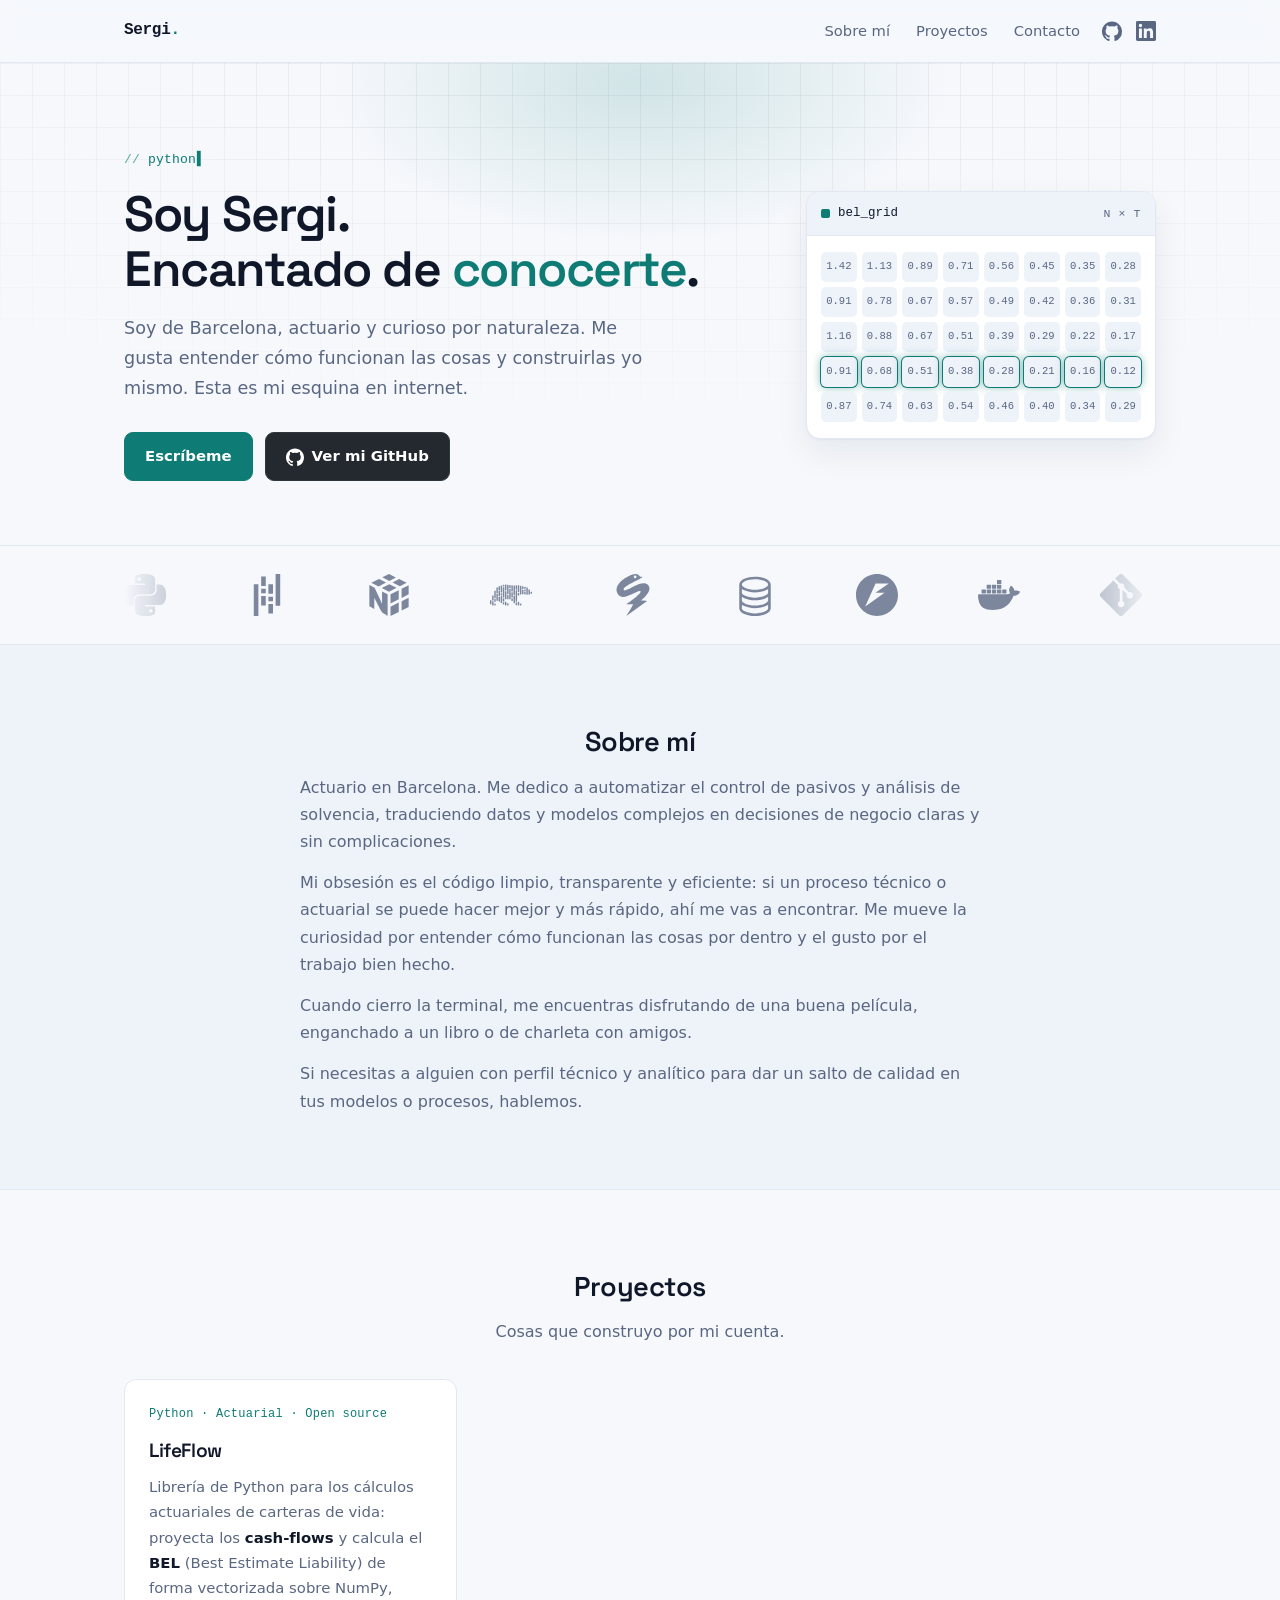
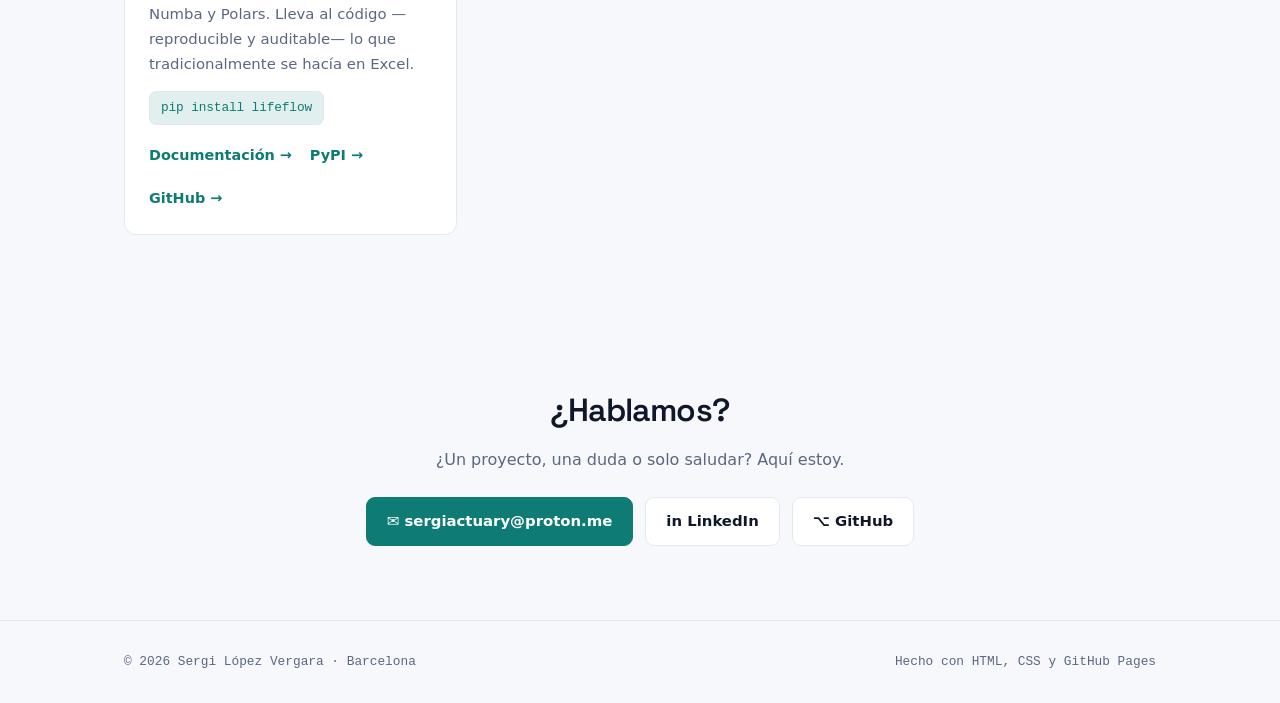
<file: index.html>
<!DOCTYPE html>
<html lang="es">
<head>
  <meta charset="UTF-8">
  <meta name="viewport" content="width=device-width, initial-scale=1.0">
  <script>document.documentElement.classList.add('js')</script>
  <title>Sergi López Vergara</title>
  <meta name="description" content="Sergi López Vergara — actuario de Barcelona al que le gusta la programación. Página personal.">
  <meta name="author" content="Sergi López Vergara">
  <meta name="google-site-verification" content="lkAfUWvzgoEXoi8c1y8kGnPlZp46MQHfS5z8EXVa3q0" />
  <meta property="og:type" content="website">
  <meta property="og:title" content="Sergi López Vergara">
  <meta property="og:description" content="Página personal de Sergi López Vergara.">
  <meta property="og:url" content="https://sergiactuary.github.io/">
  <meta property="og:image" content="https://sergiactuary.github.io/og-image.png">
  <meta property="og:image:width" content="1200">
  <meta property="og:image:height" content="630">
  <meta property="og:image:alt" content="Sergi López Vergara — actuario · python · datos">
  <meta name="twitter:card" content="summary_large_image">
  <meta name="twitter:image" content="https://sergiactuary.github.io/og-image.png">
  <link rel="canonical" href="https://sergiactuary.github.io/">
  <link rel="icon" href="favicon.svg" type="image/svg+xml">
  <link rel="preconnect" href="https://fonts.googleapis.com">
  <link rel="preconnect" href="https://fonts.gstatic.com" crossorigin>
  <link href="https://fonts.googleapis.com/css2?family=Space+Grotesk:wght@500;600;700&display=swap" rel="stylesheet">
  <link rel="stylesheet" href="styles.css">
  <script type="application/ld+json">
  {
    "@context": "https://schema.org",
    "@type": "Person",
    "name": "Sergi López Vergara",
    "url": "https://sergiactuary.github.io/",
    "jobTitle": "Actuario",
    "address": {
      "@type": "PostalAddress",
      "addressLocality": "Barcelona",
      "addressCountry": "ES"
    },
    "sameAs": [
      "https://www.linkedin.com/in/sergivergara",
      "https://github.com/SergiActuary"
    ]
  }
  </script>
</head>
<body>

  <!-- ===================== NAV ===================== -->
  <header class="nav">
    <div class="wrap nav-inner">
      <div class="brand">Sergi<span style="color:var(--accent)">.</span></div>
      <div class="nav-right">
        <nav class="nav-links">
          <a href="#sobre-mi">Sobre mí</a>
          <a href="#proyectos">Proyectos</a>
          <a href="#contacto">Contacto</a>
        </nav>
        <div class="nav-social">
          <a class="nav-icon" href="https://github.com/SergiActuary" target="_blank" rel="noopener" aria-label="GitHub">
            <svg viewBox="0 0 24 24" aria-hidden="true"><path d="M12 .5C5.37.5 0 5.87 0 12.5c0 5.3 3.44 9.8 8.21 11.39.6.11.82-.26.82-.58 0-.29-.01-1.04-.02-2.05-3.34.72-4.04-1.61-4.04-1.61-.55-1.39-1.34-1.76-1.34-1.76-1.09-.75.08-.73.08-.73 1.2.08 1.83 1.24 1.83 1.24 1.07 1.83 2.81 1.3 3.5.99.11-.78.42-1.3.76-1.6-2.67-.3-5.47-1.34-5.47-5.96 0-1.32.47-2.39 1.24-3.23-.12-.3-.54-1.53.12-3.18 0 0 1.01-.32 3.3 1.23a11.5 11.5 0 0 1 6 0c2.29-1.55 3.3-1.23 3.3-1.23.66 1.65.24 2.88.12 3.18.77.84 1.24 1.91 1.24 3.23 0 4.63-2.8 5.65-5.48 5.95.43.37.81 1.1.81 2.22 0 1.6-.01 2.89-.01 3.28 0 .32.22.7.83.58A12 12 0 0 0 24 12.5C24 5.87 18.63.5 12 .5z"/></svg>
          </a>
          <a class="nav-icon" href="https://www.linkedin.com/in/sergivergara" target="_blank" rel="noopener" aria-label="LinkedIn">
            <svg viewBox="0 0 24 24" aria-hidden="true"><path d="M20.45 20.45h-3.56v-5.57c0-1.33-.03-3.04-1.85-3.04-1.85 0-2.14 1.45-2.14 2.94v5.67H9.35V9h3.42v1.56h.05c.48-.9 1.64-1.85 3.37-1.85 3.6 0 4.27 2.37 4.27 5.46v6.28zM5.34 7.43a2.06 2.06 0 1 1 0-4.12 2.06 2.06 0 0 1 0 4.12zM7.12 20.45H3.56V9h3.56v11.45zM22.22 0H1.77C.79 0 0 .77 0 1.72v20.56C0 23.23.79 24 1.77 24h20.45c.98 0 1.78-.77 1.78-1.72V1.72C24 .77 23.2 0 22.22 0z"/></svg>
          </a>
        </div>
      </div>
    </div>
  </header>

  <!-- ===================== HERO ===================== -->
  <section class="hero">
    <div class="wrap hero-inner">
      <div class="hero-text">
        <div class="hero-hi" aria-hidden="true"><span class="tw-pre">//&nbsp;</span><span id="tw"></span><span class="tw-cur">▍</span></div>
        <h1>Soy Sergi.<br>Encantado de <span>conocerte</span>.</h1>
        <!-- TODO Sergi: cambia esta frase por cómo te presentarías tú -->
        <p class="lead">
          Soy de Barcelona, actuario y curioso por naturaleza. Me gusta
          entender cómo funcionan las cosas y construirlas yo mismo. Esta es mi esquina
          en internet.
        </p>
        <div class="cta-row">
          <a href="#contacto" class="btn btn-primary">Escríbeme</a>
          <a href="https://github.com/SergiActuary" class="btn btn-github" target="_blank" rel="noopener">
            <svg viewBox="0 0 24 24" aria-hidden="true"><path d="M12 .5C5.37.5 0 5.87 0 12.5c0 5.3 3.44 9.8 8.21 11.39.6.11.82-.26.82-.58 0-.29-.01-1.04-.02-2.05-3.34.72-4.04-1.61-4.04-1.61-.55-1.39-1.34-1.76-1.34-1.76-1.09-.75.08-.73.08-.73 1.2.08 1.83 1.24 1.83 1.24 1.07 1.83 2.81 1.3 3.5.99.11-.78.42-1.3.76-1.6-2.67-.3-5.47-1.34-5.47-5.96 0-1.32.47-2.39 1.24-3.23-.12-.3-.54-1.53.12-3.18 0 0 1.01-.32 3.3 1.23a11.5 11.5 0 0 1 6 0c2.29-1.55 3.3-1.23 3.3-1.23.66 1.65.24 2.88.12 3.18.77.84 1.24 1.91 1.24 3.23 0 4.63-2.8 5.65-5.48 5.95.43.37.81 1.1.81 2.22 0 1.6-.01 2.89-.01 3.28 0 .32.22.7.83.58A12 12 0 0 0 24 12.5C24 5.87 18.63.5 12 .5z"/></svg>
            Ver mi GitHub
          </a>
        </div>
      </div>
      <div class="grid-viz" aria-hidden="true">
        <div class="gv-head">
          <span class="gv-tick"></span>
          <span class="gv-title">bel_grid</span>
          <span class="gv-dim">N × T</span>
        </div>
        <div class="gv-cells" id="gvCells"></div>
      </div>
    </div>
  </section>

  <!-- ===================== CINTA DE TECNOLOGÍAS ===================== -->
  <div class="marquee-band" aria-label="Tecnologías que uso: Python, pandas, NumPy, Polars, Numba, SQL, FastAPI, Docker, Git, Bash, Linux, R">
    <div class="wrap">
      <div class="marquee">
        <div class="marquee-track">
          <i class="logo logo-python" title="Python"></i>
          <i class="logo logo-pandas" title="pandas"></i>
          <i class="logo logo-numpy" title="NumPy"></i>
          <i class="logo logo-polars" title="Polars"></i>
          <i class="logo logo-numba" title="Numba"></i>
          <i class="logo logo-sql" title="SQL"></i>
          <i class="logo logo-fastapi" title="FastAPI"></i>
          <i class="logo logo-docker" title="Docker"></i>
          <i class="logo logo-git" title="Git"></i>
          <i class="logo logo-bash" title="Bash"></i>
          <i class="logo logo-linux" title="Linux"></i>
          <i class="logo logo-r" title="R"></i>
          <i class="logo logo-python" aria-hidden="true"></i>
          <i class="logo logo-pandas" aria-hidden="true"></i>
          <i class="logo logo-numpy" aria-hidden="true"></i>
          <i class="logo logo-polars" aria-hidden="true"></i>
          <i class="logo logo-numba" aria-hidden="true"></i>
          <i class="logo logo-sql" aria-hidden="true"></i>
          <i class="logo logo-fastapi" aria-hidden="true"></i>
          <i class="logo logo-docker" aria-hidden="true"></i>
          <i class="logo logo-git" aria-hidden="true"></i>
          <i class="logo logo-bash" aria-hidden="true"></i>
          <i class="logo logo-linux" aria-hidden="true"></i>
          <i class="logo logo-r" aria-hidden="true"></i>
        </div>
      </div>
    </div>
  </div>

  <!-- ===================== SOBRE MÍ ===================== -->
  <section id="sobre-mi" class="soft-section">
    <div class="wrap reveal">
      <h2>Sobre mí</h2>
      <div class="about-text">
        <p>
          Actuario en Barcelona. Me dedico a automatizar el control de pasivos y análisis
          de solvencia, traduciendo datos y modelos complejos en decisiones de negocio
          claras y sin complicaciones.
        </p>
        <p>
          Mi obsesión es el código limpio, transparente y eficiente: si un proceso técnico
          o actuarial se puede hacer mejor y más rápido, ahí me vas a encontrar. Me mueve
          la curiosidad por entender cómo funcionan las cosas por dentro y el gusto por el
          trabajo bien hecho.
        </p>
        <p>
          Cuando cierro la terminal, me encuentras disfrutando de una buena
          película, enganchado a un libro o de charleta con amigos.
        </p>
        <p>
          Si necesitas a alguien con perfil técnico y analítico para dar un salto de
          calidad en tus modelos o procesos, hablemos.
        </p>
      </div>
    </div>
  </section>

  <!-- ===================== PROYECTOS ===================== -->
  <section id="proyectos">
    <div class="wrap reveal">
      <h2>Proyectos</h2>
      <p class="section-sub">Cosas que construyo por mi cuenta.</p>
      <div class="proj-grid">
        <div class="proj-card">
          <div class="proj-tag">Python · Actuarial · Open source</div>
          <h3>LifeFlow</h3>
          <p>
            Librería de Python para los cálculos actuariales de carteras de vida: proyecta
            los <strong>cash-flows</strong> y calcula el <strong>BEL</strong> (Best Estimate
            Liability) de forma vectorizada sobre NumPy, Numba y Polars. Lleva al código
            —reproducible y auditable— lo que tradicionalmente se hacía en Excel.
          </p>
          <div class="chips" style="margin-top:14px">
            <span class="chip">pip install lifeflow</span>
          </div>
          <div class="proj-links">
            <a href="https://sergiactuary.github.io/lifeflow/" target="_blank" rel="noopener">Documentación →</a>
            <a href="https://pypi.org/project/lifeflow/" target="_blank" rel="noopener">PyPI →</a>
            <a href="https://github.com/SergiActuary/lifeflow" target="_blank" rel="noopener">GitHub →</a>
          </div>
        </div>
      </div>
    </div>
  </section>

  <!-- ===================== CONTACTO ===================== -->
  <section id="contacto" class="contact">
    <div class="wrap reveal">
      <h2>¿Hablamos?</h2>
      <p class="section-sub">¿Un proyecto, una duda o solo saludar? Aquí estoy.</p>
      <div class="cta-row">
        <a href="mailto:sergiactuary@proton.me" class="btn btn-primary">✉️ sergiactuary@proton.me</a>
        <a href="https://www.linkedin.com/in/sergivergara" class="btn btn-ghost" target="_blank" rel="noopener">in LinkedIn</a>
        <a href="https://github.com/SergiActuary" class="btn btn-ghost" target="_blank" rel="noopener">⌥ GitHub</a>
      </div>
    </div>
  </section>

  <!-- ===================== FOOTER ===================== -->
  <footer>
    <div class="wrap foot-inner">
      <span>© <span id="year"></span> Sergi López Vergara · Barcelona</span>
      <span>Hecho con HTML, CSS y GitHub Pages</span>
    </div>
  </footer>

  <script>
    document.getElementById('year').textContent = new Date().getFullYear();
    if (window.matchMedia('(prefers-reduced-motion: no-preference)').matches && 'IntersectionObserver' in window) {
      const io = new IntersectionObserver((entries) => {
        entries.forEach((e) => { if (e.isIntersecting) { e.target.classList.add('in-view'); io.unobserve(e.target); } });
      }, { threshold: 0.12 });
      document.querySelectorAll('.reveal').forEach((el) => io.observe(el));
    }

    (function () {
      var el = document.getElementById('tw');
      if (!el) return;
      var words = ['python', 'solvencia', 'IFRS17', 'reservas', 'datos'];
      if (window.matchMedia('(prefers-reduced-motion: reduce)').matches) { el.textContent = words[0]; return; }
      var wi = 0, ci = 0, deleting = false;
      function tick() {
        var w = words[wi];
        if (!deleting) {
          el.textContent = w.slice(0, ci + 1); ci++;
          if (ci === w.length) { deleting = true; return setTimeout(tick, 1500); }
          setTimeout(tick, 95);
        } else {
          el.textContent = w.slice(0, ci - 1); ci--;
          if (ci === 0) { deleting = false; wi = (wi + 1) % words.length; return setTimeout(tick, 300); }
          setTimeout(tick, 45);
        }
      }
      tick();
    })();

    (function () {
      var host = document.getElementById('gvCells');
      if (!host) return;
      var COLS = 8, ROWS = 5, rows = [];
      var reduce = window.matchMedia('(prefers-reduced-motion: reduce)').matches;
      // Cada fila = una cohorte; el BEL_t decae a lo largo de t (run-off).
      function series() {
        var v = 0.8 + Math.random() * 0.9, d = 0.72 + Math.random() * 0.15, a = [];
        for (var t = 0; t < COLS; t++) { a.push(v); v *= d; }
        return a;
      }
      for (var r = 0; r < ROWS; r++) {
        var vals = series(), rowCells = [];
        for (var c = 0; c < COLS; c++) {
          var el = document.createElement('span');
          el.className = 'gv-cell';
          el.style.setProperty('--i', r + c);
          el.textContent = vals[c].toFixed(2);
          host.appendChild(el);
          rowCells.push(el);
        }
        rows.push(rowCells);
      }
      if (reduce) return;
      setInterval(function () {
        var r = (Math.random() * ROWS) | 0, vals = series();
        rows[r].forEach(function (el, c) {
          el.textContent = vals[c].toFixed(2);
          el.classList.add('gv-flash');
          setTimeout(function () { el.classList.remove('gv-flash'); }, 650);
        });
      }, 1100);
    })();
  </script>
</body>
</html>
</file>
<file: styles.css>
/* ===================== TEMA / VARIABLES ===================== */
:root {
  --bg: #f6f8fc;
  --bg-soft: #eef2f9;
  --card: #ffffff;
  --text: #0f1729;
  --text-soft: #5a6782;
  --border: #e2e8f2;
  --accent: #0e7c74;
  --accent-soft: #e1f0ee;
  --grid-line: rgba(15, 23, 41, .05);
  --shadow: 0 1px 2px rgba(15,23,41,.04), 0 14px 34px rgba(15,23,41,.07);
  --radius: 12px;
  --maxw: 1080px;
  --sans: system-ui, -apple-system, "Segoe UI", Roboto, "Helvetica Neue", Arial, sans-serif;
  --mono: ui-monospace, "SF Mono", "JetBrains Mono", "Cascadia Code", Menlo, Consolas, monospace;
  --display: "Space Grotesk", var(--sans);
}
@media (prefers-color-scheme: dark) {
  :root {
    --bg: #0a0f1e;
    --bg-soft: #0f1626;
    --card: #121a2d;
    --text: #e7ecf6;
    --text-soft: #8b98b4;
    --border: #1e2942;
    --accent: #3fbdb0;
    --accent-soft: #122a27;
    --grid-line: rgba(255, 255, 255, .05);
    --shadow: 0 1px 2px rgba(0,0,0,.3), 0 14px 34px rgba(0,0,0,.45);
  }
}
* { box-sizing: border-box; margin: 0; padding: 0; }
html { scroll-behavior: smooth; }
body {
  font-family: var(--sans);
  background: var(--bg);
  color: var(--text);
  line-height: 1.7;
  -webkit-font-smoothing: antialiased;
}
a { color: var(--accent); text-decoration: none; }
a:hover { text-decoration: underline; }
::selection { background: color-mix(in srgb, var(--accent) 25%, transparent); }
.wrap { max-width: var(--maxw); margin: 0 auto; padding: 0 24px; }
section { padding: 74px 0; }
h1, h2, h3 { font-family: var(--display); font-weight: 600; letter-spacing: -.02em; }
h2 { font-size: 1.7rem; margin-bottom: 8px; }
.section-sub { color: var(--text-soft); margin-bottom: 34px; }

/* ===================== NAV ===================== */
header.nav {
  position: sticky; top: 0; z-index: 50;
  backdrop-filter: blur(10px);
  background: color-mix(in srgb, var(--bg) 80%, transparent);
  border-bottom: 1px solid var(--border);
}
.nav-inner { display: flex; align-items: center; justify-content: space-between; height: 62px; }
.brand { font-family: var(--mono); font-weight: 600; font-size: 1rem; letter-spacing: -.02em; color: var(--text); }
.nav-right { display: flex; align-items: center; gap: 22px; }
.nav-links { display: flex; gap: 26px; }
.nav-links a { color: var(--text-soft); font-size: .92rem; }
.nav-links a:hover { color: var(--accent); text-decoration: none; }
.nav-social { display: flex; align-items: center; gap: 14px; }
.nav-icon { display: inline-flex; color: var(--text-soft); transition: color .15s ease, transform .12s ease; }
.nav-icon:hover { color: var(--accent); transform: translateY(-1px); text-decoration: none; }
.nav-icon svg { width: 20px; height: 20px; fill: currentColor; }
@media (max-width: 680px) { .nav-links { display: none; } }

/* ===================== HERO ===================== */
.hero { position: relative; overflow: hidden; padding: 86px 0 64px; }
.hero::before {
  content: ""; position: absolute; inset: 0; z-index: 0; pointer-events: none;
  background-image:
    linear-gradient(var(--grid-line) 1px, transparent 1px),
    linear-gradient(90deg, var(--grid-line) 1px, transparent 1px);
  background-size: 32px 32px;
  -webkit-mask-image: radial-gradient(ellipse 85% 75% at 50% 0%, #000 35%, transparent 100%);
          mask-image: radial-gradient(ellipse 85% 75% at 50% 0%, #000 35%, transparent 100%);
}
.hero::after {
  content: ""; position: absolute; z-index: 0; pointer-events: none;
  top: -140px; left: 50%; transform: translateX(-50%);
  width: 620px; height: 320px; border-radius: 50%;
  background: radial-gradient(closest-side, color-mix(in srgb, var(--accent) 16%, transparent), transparent);
}
.hero-inner { position: relative; z-index: 1; display: flex; align-items: center; gap: 44px; }
@media (max-width: 760px) { .hero-inner { flex-direction: column; align-items: stretch; gap: 32px; } }
.hero-text { flex: 1; }
.hero-hi { font-family: var(--mono); font-size: .82rem; letter-spacing: .01em; color: var(--accent); margin-bottom: 16px; min-height: 1.2em; }
.tw-pre { opacity: .65; }
.tw-cur { display: inline-block; margin-left: 1px; animation: tw-blink 1s steps(2) infinite; }
@keyframes tw-blink { 50% { opacity: 0; } }
@media (prefers-reduced-motion: reduce) { .tw-cur { animation: none; } }
.hero h1 { font-size: clamp(2.1rem, 6vw, 3.1rem); line-height: 1.1; margin-bottom: 18px; letter-spacing: -.03em; }
.hero h1 span { color: var(--accent); }
.hero p.lead { font-size: 1.1rem; color: var(--text-soft); max-width: 540px; margin-bottom: 28px; }
.cta-row { display: flex; gap: 12px; flex-wrap: wrap; }
.btn {
  display: inline-flex; align-items: center; gap: 8px;
  padding: 11px 20px; border-radius: 9px; font-weight: 600; font-size: .93rem;
  border: 1px solid var(--border); transition: transform .12s ease, box-shadow .15s ease, border-color .15s ease, color .15s ease;
}
.btn:hover { text-decoration: none; transform: translateY(-1px); }
.btn-primary { background: var(--accent); color: #fff; border-color: var(--accent); }
.btn-primary:hover { box-shadow: 0 8px 22px color-mix(in srgb, var(--accent) 38%, transparent); }
.btn-ghost { background: var(--card); color: var(--text); }
.btn-ghost:hover { border-color: var(--accent); color: var(--accent); }
.btn-github { background: #24292f; color: #fff; border-color: #30363d; }
.btn-github svg { width: 18px; height: 18px; fill: currentColor; }
.btn-github:hover { background: #2f363d; border-color: #444c56; color: #fff; box-shadow: 0 8px 22px rgba(0,0,0,.35); }

/* Malla de datos animada (N×T) en el hero */
.grid-viz { flex-shrink: 0; width: 350px; max-width: 100%; background: var(--card); border: 1px solid var(--border); border-radius: 14px; box-shadow: var(--shadow); overflow: hidden; }
.gv-head { display: flex; align-items: center; gap: 8px; padding: 11px 14px; border-bottom: 1px solid var(--border); background: var(--bg-soft); }
.gv-tick { width: 9px; height: 9px; border-radius: 2px; background: var(--accent); }
.gv-title { font-family: var(--mono); font-size: .78rem; color: var(--text); }
.gv-dim { margin-left: auto; font-family: var(--mono); font-size: .72rem; color: var(--text-soft); letter-spacing: .05em; }
.gv-cells { display: grid; grid-template-columns: repeat(8, 1fr); gap: 5px; padding: 16px 14px; }
.gv-cell {
  font-family: var(--mono); font-size: .66rem; text-align: center;
  padding: 6px 0; border-radius: 5px;
  color: var(--text-soft); background: var(--bg-soft);
  animation: gv-wave 3.6s ease-in-out infinite;
  animation-delay: calc(var(--i, 0) * -0.18s);
}
@keyframes gv-wave {
  0%, 100% { background: var(--bg-soft); color: var(--text-soft); }
  50% { background: color-mix(in srgb, var(--accent) 20%, var(--bg-soft)); color: var(--accent); }
}
.gv-cell.gv-flash { box-shadow: 0 0 0 1px var(--accent), 0 0 10px color-mix(in srgb, var(--accent) 55%, transparent); }
@media (prefers-reduced-motion: reduce) { .gv-cell { animation: none; } }

/* ===================== SECCIONES ===================== */
.soft-section { background: var(--bg-soft); border-top: 1px solid var(--border); border-bottom: 1px solid var(--border); }
.about-text { max-width: 680px; }
.about-text p { color: var(--text-soft); }
.about-text p + p { margin-top: 14px; }

/* Cabeceras centradas en Sobre mí y Proyectos */
#sobre-mi h2, #sobre-mi .section-sub,
#proyectos h2, #proyectos .section-sub { text-align: center; }
#sobre-mi .about-text { margin-inline: auto; }

/* ===================== PROYECTOS ===================== */
.proj-grid { display: grid; grid-template-columns: repeat(auto-fill, minmax(300px, 1fr)); gap: 16px; }
.proj-card {
  display: block; color: inherit;
  background: var(--card); border: 1px solid var(--border);
  border-radius: var(--radius); padding: 24px;
  transition: transform .15s ease, box-shadow .15s ease, border-color .15s ease;
}
.proj-card:hover {
  text-decoration: none; transform: translateY(-3px);
  box-shadow: var(--shadow);
  border-color: color-mix(in srgb, var(--accent) 45%, var(--border));
}
.proj-tag { font-family: var(--mono); font-size: .75rem; color: var(--accent); letter-spacing: .02em; margin-bottom: 10px; }
.proj-card h3 { font-size: 1.2rem; margin-bottom: 8px; }
.proj-card p { color: var(--text-soft); font-size: .93rem; }
.proj-card p strong { color: var(--text); font-weight: 600; }
.proj-links { display: flex; flex-wrap: wrap; gap: 18px; margin-top: 18px; }
.proj-links a { color: var(--accent); font-weight: 600; font-size: .9rem; }

/* ===================== CHIPS ===================== */
.chips { display: flex; flex-wrap: wrap; gap: 9px; margin-top: 20px; }

/* ===================== CINTA DE TECNOLOGÍAS ===================== */
.marquee-band { padding: 28px 0; border-top: 1px solid var(--border); }
.marquee {
  overflow: hidden;
  -webkit-mask-image: linear-gradient(90deg, transparent, #000 12%, #000 88%, transparent);
          mask-image: linear-gradient(90deg, transparent, #000 12%, #000 88%, transparent);
}
.marquee-track { display: flex; align-items: center; width: max-content; animation: marquee 30s linear infinite; }
.marquee:hover .marquee-track { animation-play-state: paused; }
@keyframes marquee { from { transform: translateX(0); } to { transform: translateX(-50%); } }
.logo {
  flex-shrink: 0; width: 42px; height: 42px; margin-right: 80px;
  background-color: var(--text-soft);
  -webkit-mask-repeat: no-repeat; mask-repeat: no-repeat;
  -webkit-mask-position: center; mask-position: center;
  -webkit-mask-size: contain; mask-size: contain;
  opacity: .78; transition: opacity .2s ease;
}
.marquee:hover .logo { opacity: 1; }
.logo-python { -webkit-mask-image: url(logos/python.svg); mask-image: url(logos/python.svg); }
.logo-pandas { -webkit-mask-image: url(logos/pandas.svg); mask-image: url(logos/pandas.svg); }
.logo-numpy  { -webkit-mask-image: url(logos/numpy.svg);  mask-image: url(logos/numpy.svg); }
.logo-polars { -webkit-mask-image: url(logos/polars.svg); mask-image: url(logos/polars.svg); }
.logo-numba  { -webkit-mask-image: url(logos/numba.svg);  mask-image: url(logos/numba.svg); }
.logo-r      { -webkit-mask-image: url(logos/r.svg);      mask-image: url(logos/r.svg); }
.logo-git    { -webkit-mask-image: url(logos/git.svg);    mask-image: url(logos/git.svg); }
.logo-fastapi { -webkit-mask-image: url(logos/fastapi.svg); mask-image: url(logos/fastapi.svg); }
.logo-docker  { -webkit-mask-image: url(logos/docker.svg);  mask-image: url(logos/docker.svg); }
.logo-sql     { -webkit-mask-image: url(logos/sql.svg);     mask-image: url(logos/sql.svg); }
.logo-bash    { -webkit-mask-image: url(logos/bash.svg);    mask-image: url(logos/bash.svg); }
.logo-linux   { -webkit-mask-image: url(logos/linux.svg);   mask-image: url(logos/linux.svg); }
@media (prefers-reduced-motion: reduce) {
  .marquee-track { animation: none; flex-wrap: wrap; justify-content: center; width: auto; gap: 36px; }
  .marquee-track .logo { margin-right: 0; }
  .marquee-track [aria-hidden="true"] { display: none; }
  .marquee { -webkit-mask-image: none; mask-image: none; }
}
.chip {
  font-family: var(--mono); font-size: .8rem; letter-spacing: -.01em;
  padding: 5px 11px; border-radius: 7px;
  background: var(--accent-soft); border: 1px solid var(--border); color: var(--accent);
}

/* ===================== CONTACTO ===================== */
.contact { text-align: center; }
.contact h2 { font-size: 2rem; }
.contact .section-sub { margin-bottom: 24px; }
.contact .cta-row { justify-content: center; }

/* ===================== FOOTER ===================== */
footer { border-top: 1px solid var(--border); padding: 30px 0; color: var(--text-soft); }
.foot-inner { display: flex; justify-content: space-between; flex-wrap: wrap; gap: 12px; }
.foot-inner span { font-family: var(--mono); font-size: .8rem; }

/* ===================== ANIMACIONES ===================== */
@media (prefers-reduced-motion: no-preference) {
  html.js .reveal { opacity: 0; transform: translateY(16px); transition: opacity .6s ease, transform .6s ease; }
  html.js .reveal.in-view { opacity: 1; transform: none; }
}
</file>
